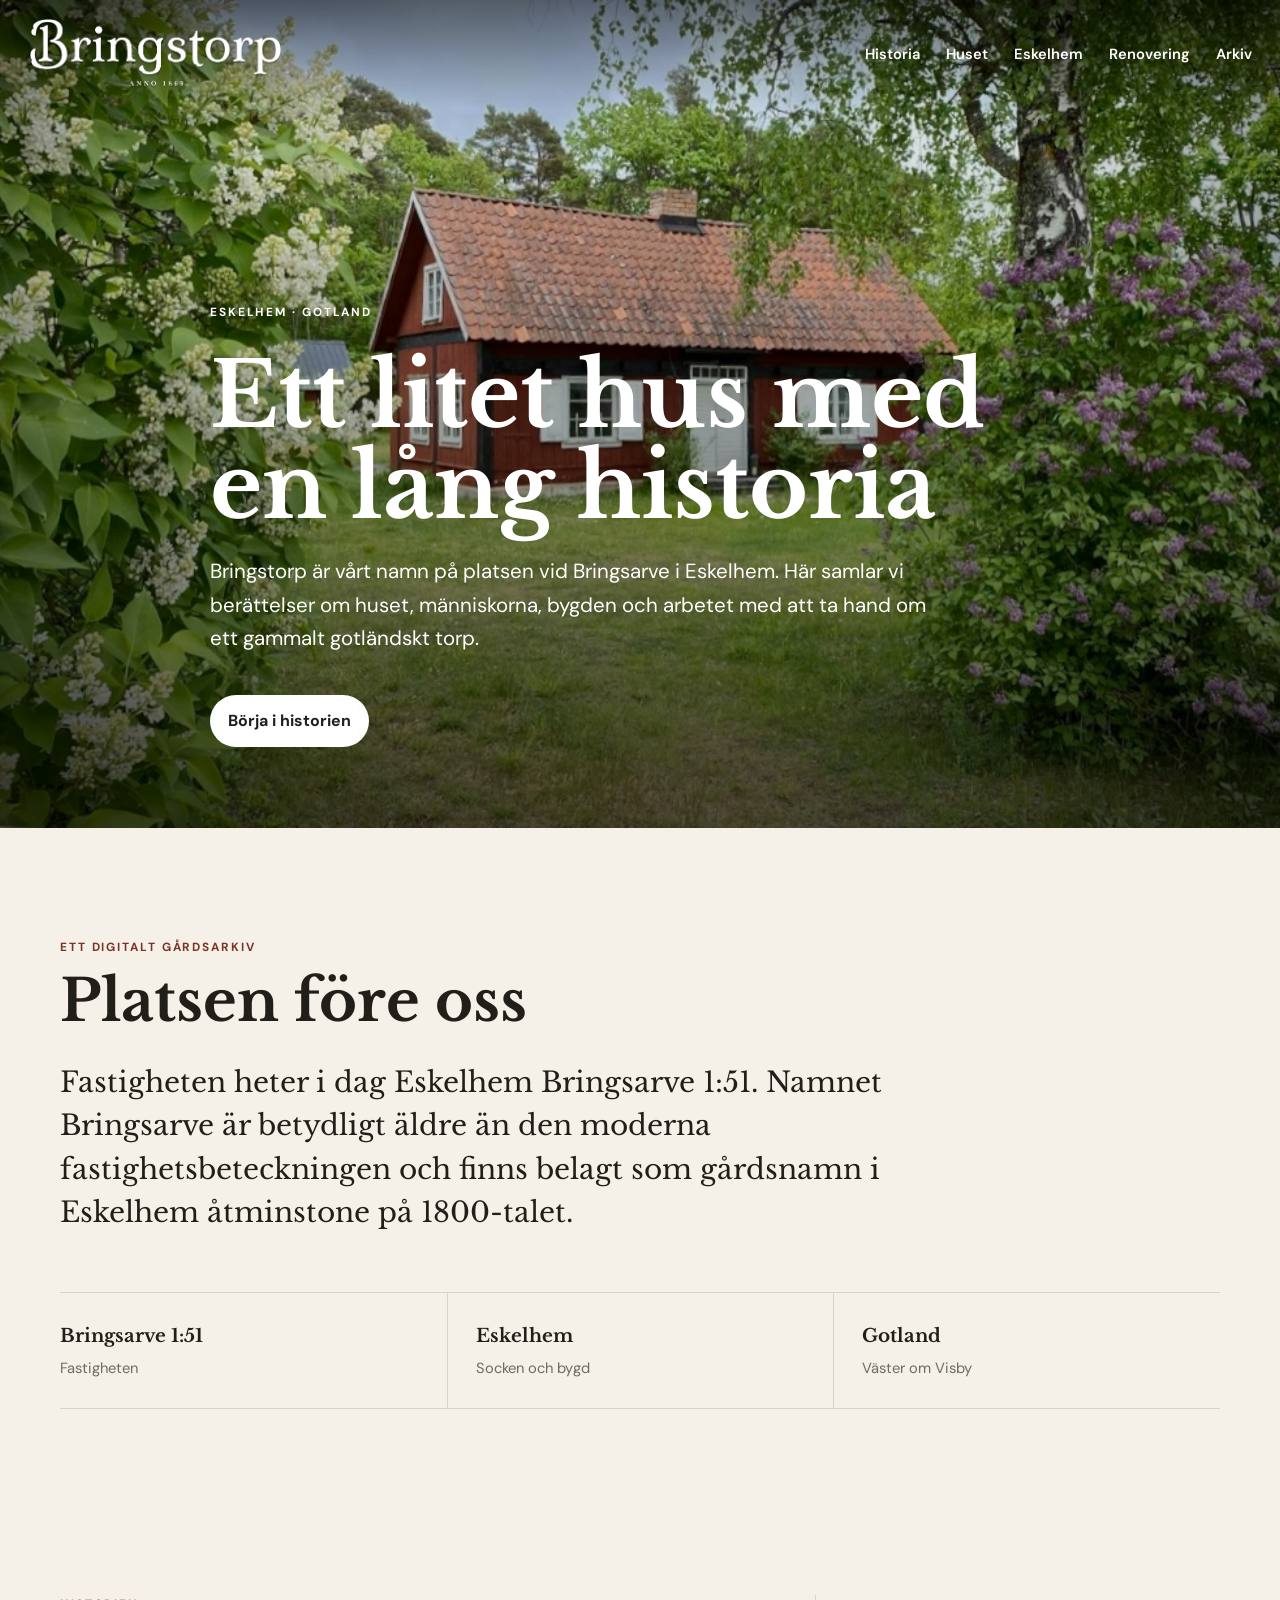
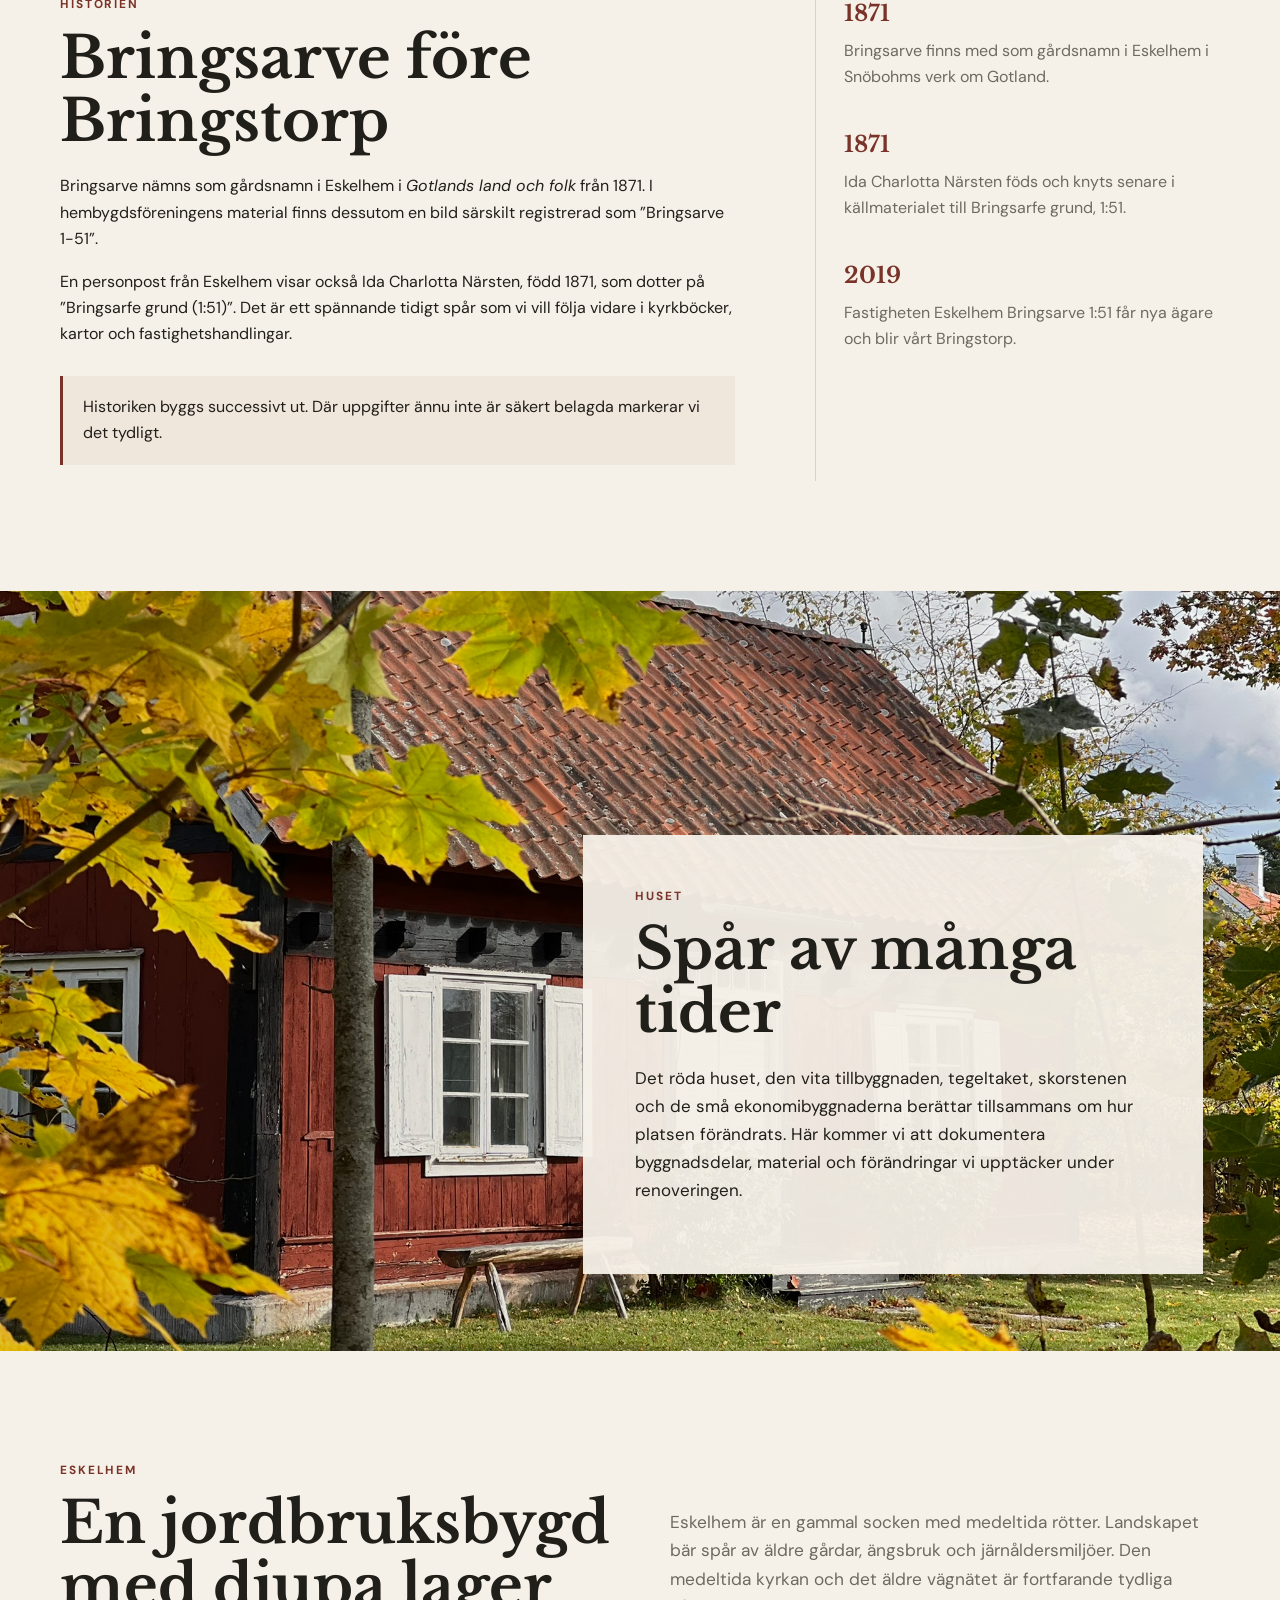
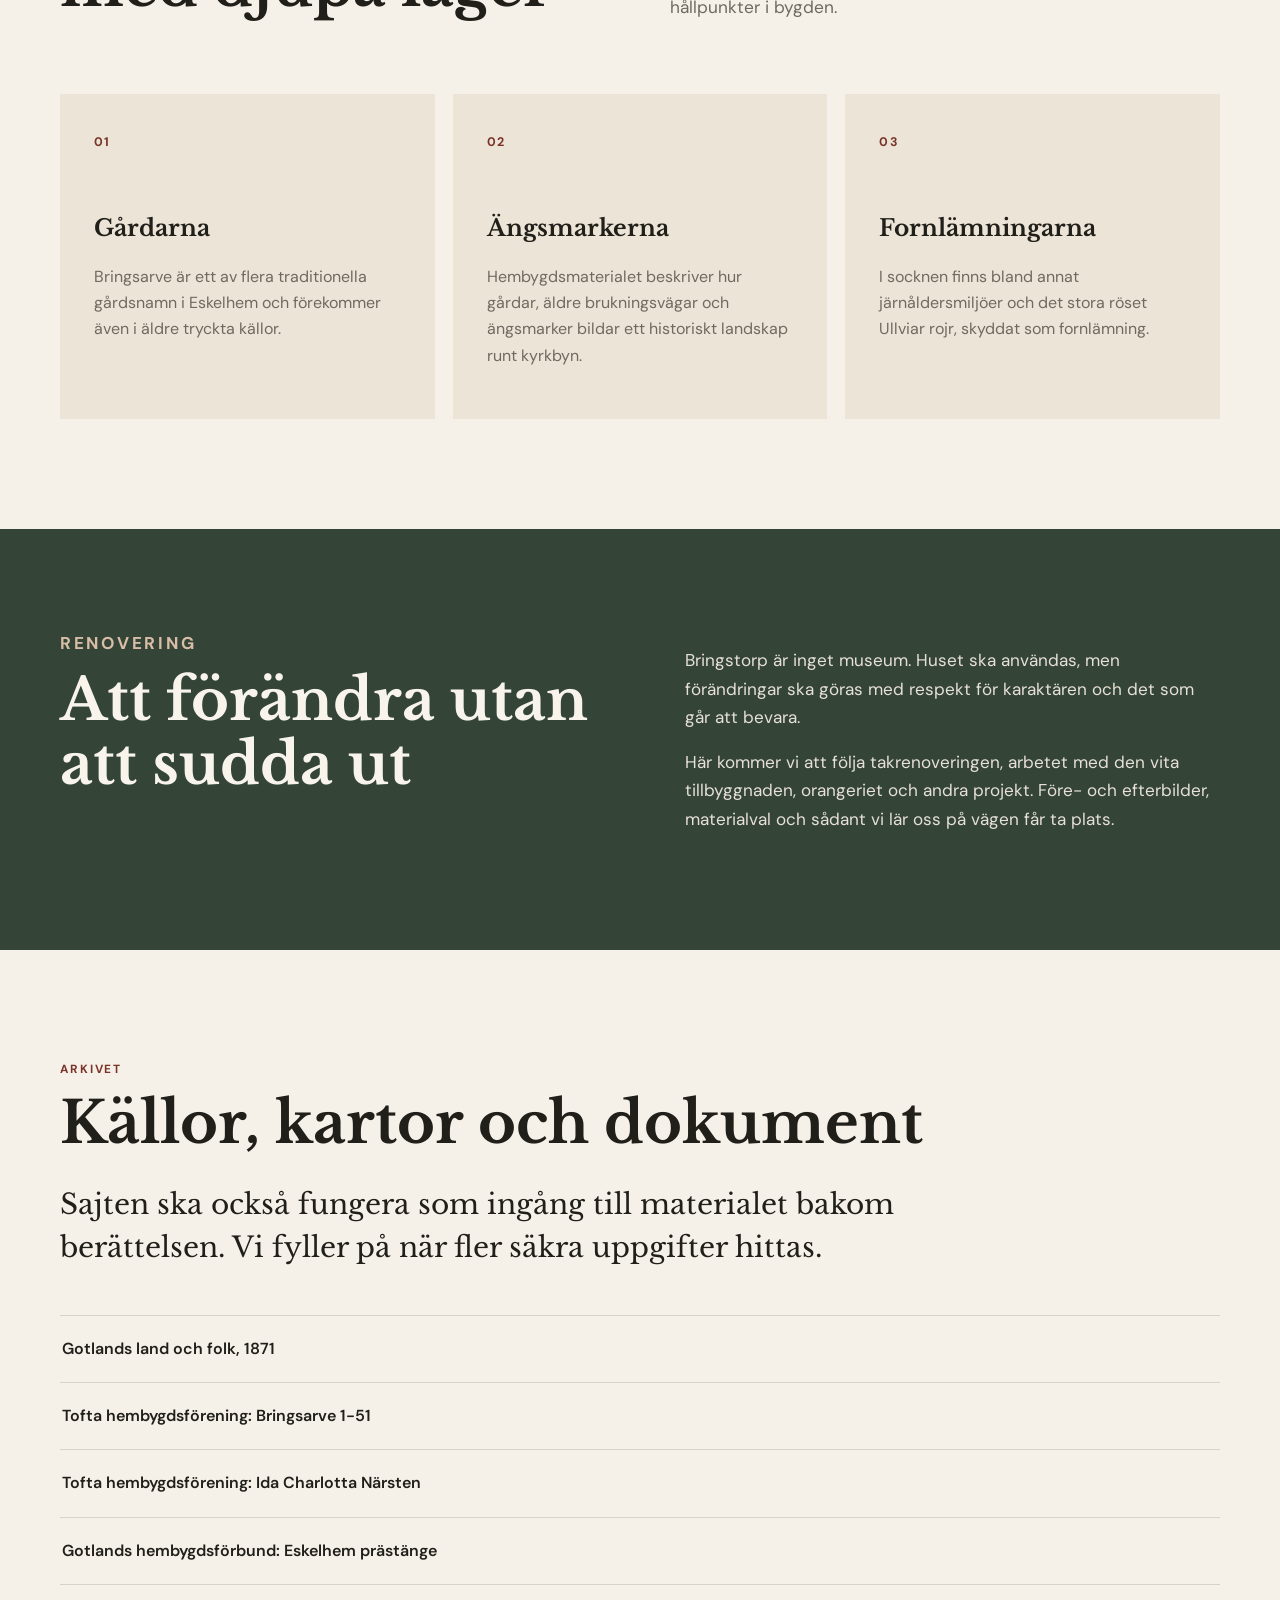
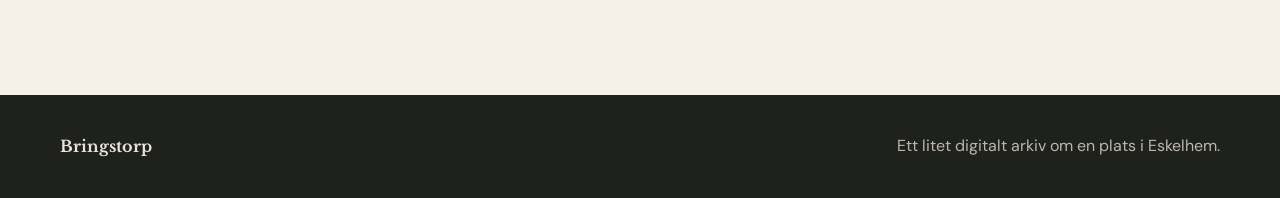
<file: index.html>
<!doctype html>
<html lang="sv">
<head>
  <meta charset="utf-8">
  <meta name="viewport" content="width=device-width, initial-scale=1">
  <meta name="description" content="Bringstorp i Eskelhem på Gotland – platsens historia, huset, bygden och renoveringen.">
  <title>Bringstorp – ett torp i Eskelhem</title>
  <link rel="preconnect" href="https://fonts.googleapis.com">
  <link rel="preconnect" href="https://fonts.gstatic.com" crossorigin>
  <link href="https://fonts.googleapis.com/css2?family=DM+Sans:wght@400;500;600&family=Libre+Baskerville:wght@400;700&display=swap" rel="stylesheet">
  <link rel="stylesheet" href="styles.css">
</head>
<body>
  <header class="site-header">
    <a class="brand" href="#top" aria-label="Bringstorp – startsida"><img src="images/Bringstorp-inv.png" alt="Bringstorp"></a>
    <button class="menu-button" aria-expanded="false" aria-controls="menu">Meny</button>
    <nav id="menu" class="nav" aria-label="Huvudmeny">
      <a href="#historia">Historia</a><a href="#huset">Huset</a><a href="#bygden">Eskelhem</a><a href="#renovering">Renovering</a><a href="#arkiv">Arkiv</a>
    </nav>
  </header>
  <main id="top">
    <section class="hero"><img src="images/Ettan.jpg" alt="Bringstorp i Eskelhem på Gotland."><div class="hero-shade"></div><div class="hero-content"><p class="eyebrow">Eskelhem · Gotland</p><h1>Ett litet hus med en lång historia</h1><p>Bringstorp är vårt namn på platsen vid Bringsarve i Eskelhem. Här samlar vi berättelser om huset, människorna, bygden och arbetet med att ta hand om ett gammalt gotländskt torp.</p><a class="button" href="#historia">Börja i historien</a></div></section>
    <section class="intro wrap"><p class="kicker">Ett digitalt gårdsarkiv</p><h2>Platsen före oss</h2><p class="lead">Fastigheten heter i dag Eskelhem Bringsarve 1:51. Namnet Bringsarve är betydligt äldre än den moderna fastighetsbeteckningen och finns belagt som gårdsnamn i Eskelhem åtminstone på 1800-talet.</p><div class="facts"><div><strong>Bringsarve 1:51</strong><span>Fastigheten</span></div><div><strong>Eskelhem</strong><span>Socken och bygd</span></div><div><strong>Gotland</strong><span>Väster om Visby</span></div></div></section>
    <section id="historia" class="split-section wrap"><div><p class="kicker">Historien</p><h2>Bringsarve före Bringstorp</h2><p>Bringsarve nämns som gårdsnamn i Eskelhem i <em>Gotlands land och folk</em> från 1871. I hembygdsföreningens material finns dessutom en bild särskilt registrerad som ”Bringsarve 1-51”.</p><p>En personpost från Eskelhem visar också Ida Charlotta Närsten, född 1871, som dotter på ”Bringsarfe grund (1:51)”. Det är ett spännande tidigt spår som vi vill följa vidare i kyrkböcker, kartor och fastighetshandlingar.</p><p class="note">Historiken byggs successivt ut. Där uppgifter ännu inte är säkert belagda markerar vi det tydligt.</p></div><aside class="timeline" aria-label="Tidslinje"><div><time>1871</time><p>Bringsarve finns med som gårdsnamn i Eskelhem i Snöbohms verk om Gotland.</p></div><div><time>1871</time><p>Ida Charlotta Närsten föds och knyts senare i källmaterialet till Bringsarfe grund, 1:51.</p></div><div><time>2019</time><p>Fastigheten Eskelhem Bringsarve 1:51 får nya ägare och blir vårt Bringstorp.</p></div></aside></section>
    <section id="huset" class="image-feature"><img src="images/IMG_0303.JPEG" alt="Bringstorp och dess byggnader."><div class="image-feature-card"><p class="kicker">Huset</p><h2>Spår av många tider</h2><p>Det röda huset, den vita tillbyggnaden, tegeltaket, skorstenen och de små ekonomibyggnaderna berättar tillsammans om hur platsen förändrats. Här kommer vi att dokumentera byggnadsdelar, material och förändringar vi upptäcker under renoveringen.</p></div></section>
    <section id="bygden" class="wrap cards-section"><div class="section-head"><div><p class="kicker">Eskelhem</p><h2>En jordbruksbygd med djupa lager</h2></div><p>Eskelhem är en gammal socken med medeltida rötter. Landskapet bär spår av äldre gårdar, ängsbruk och järnåldersmiljöer. Den medeltida kyrkan och det äldre vägnätet är fortfarande tydliga hållpunkter i bygden.</p></div><div class="cards"><article><span>01</span><h3>Gårdarna</h3><p>Bringsarve är ett av flera traditionella gårdsnamn i Eskelhem och förekommer även i äldre tryckta källor.</p></article><article><span>02</span><h3>Ängsmarkerna</h3><p>Hembygdsmaterialet beskriver hur gårdar, äldre brukningsvägar och ängsmarker bildar ett historiskt landskap runt kyrkbyn.</p></article><article><span>03</span><h3>Fornlämningarna</h3><p>I socknen finns bland annat järnåldersmiljöer och det stora röset Ullviar rojr, skyddat som fornlämning.</p></article></div></section>
    <section id="renovering" class="renovation"><div class="wrap renovation-grid"><div><p class="kicker light">Renovering</p><h2>Att förändra utan att sudda ut</h2></div><div><p>Bringstorp är inget museum. Huset ska användas, men förändringar ska göras med respekt för karaktären och det som går att bevara.</p><p>Här kommer vi att följa takrenoveringen, arbetet med den vita tillbyggnaden, orangeriet och andra projekt. Före- och efterbilder, materialval och sådant vi lär oss på vägen får ta plats.</p></div></div></section>
    <section id="arkiv" class="wrap archive"><p class="kicker">Arkivet</p><h2>Källor, kartor och dokument</h2><p class="lead">Sajten ska också fungera som ingång till materialet bakom berättelsen. Vi fyller på när fler säkra uppgifter hittas.</p><ul class="source-list"><li><a href="https://runeberg.org/gotlands/0369.html">Gotlands land och folk, 1871</a></li><li><a href="https://www.hembygd.se/tofta/plats/234602/picture/2350002">Tofta hembygdsförening: Bringsarve 1-51</a></li><li><a href="https://www.hembygd.se/tofta/plats/439635/person/279531">Tofta hembygdsförening: Ida Charlotta Närsten</a></li><li><a href="https://www.hembygd.se/gotland/plats/4019940/text/404059">Gotlands hembygdsförbund: Eskelhem prästänge</a></li></ul></section>
  </main>
  <footer><div class="wrap footer-inner"><strong>Bringstorp</strong><span>Ett litet digitalt arkiv om en plats i Eskelhem.</span></div></footer><script src="script.js"></script>
</body></html>
</file>
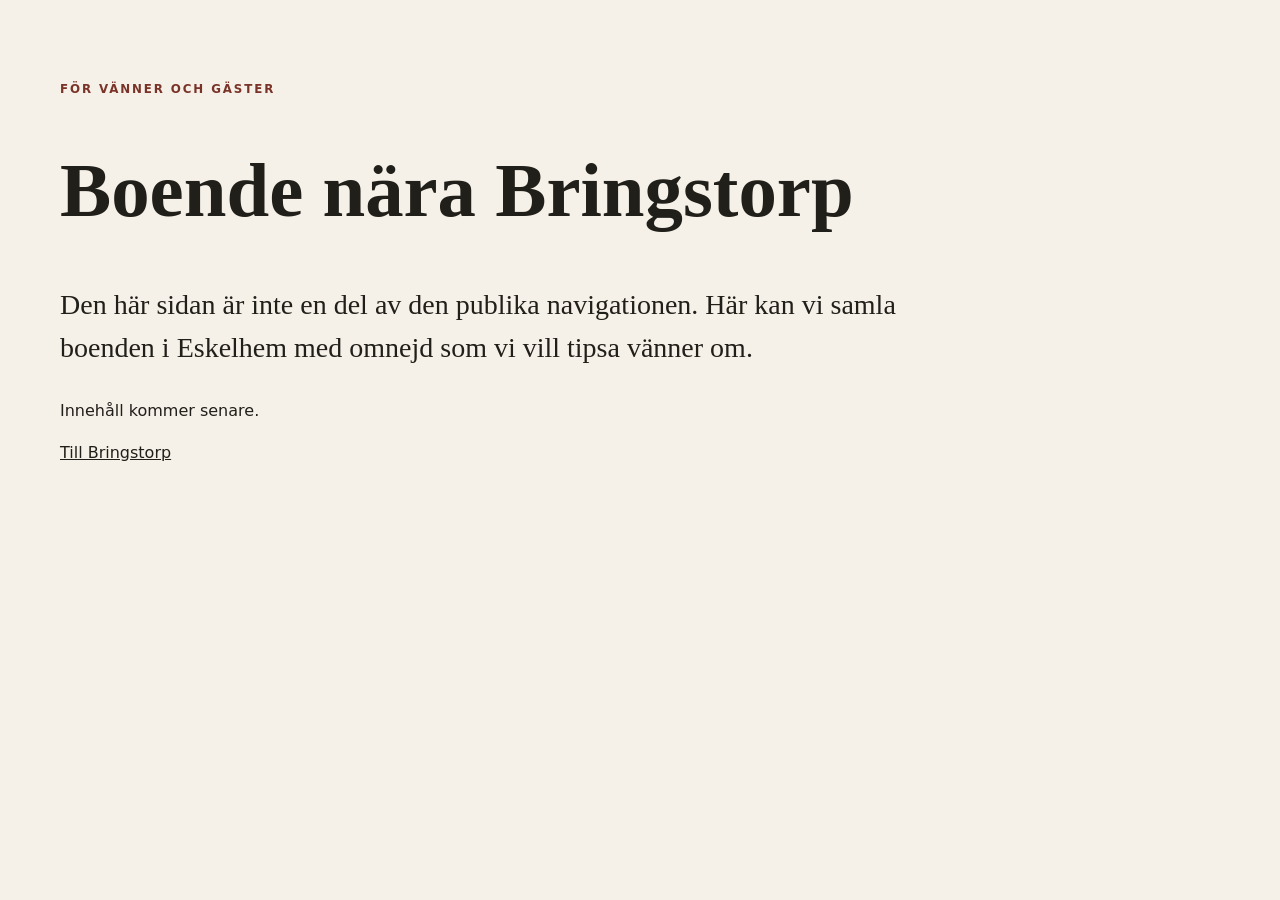
<file: boende.html>
<!doctype html><html lang="sv"><head><meta charset="utf-8"><meta name="viewport" content="width=device-width,initial-scale=1"><meta name="robots" content="noindex,nofollow"><title>Boende nära Bringstorp</title><link rel="stylesheet" href="styles.css"></head><body><main class="wrap" style="padding:80px 0"><p class="kicker">För vänner och gäster</p><h1 style="font-family:Libre Baskerville,serif;font-size:clamp(2.5rem,6vw,5rem);line-height:1.05">Boende nära Bringstorp</h1><p class="lead">Den här sidan är inte en del av den publika navigationen. Här kan vi samla boenden i Eskelhem med omnejd som vi vill tipsa vänner om.</p><p>Innehåll kommer senare.</p><p><a href="index.html">Till Bringstorp</a></p></main></body></html>
</file>
<file: styles.css>
:root{--ink:#211f1a;--muted:#6f6a60;--paper:#f6f1e8;--paper-2:#ece4d6;--forest:#344538;--rust:#7a3328;--line:rgba(33,31,26,.14);--white:#fff;--serif:'Libre Baskerville',Georgia,serif;--sans:'DM Sans',system-ui,-apple-system,BlinkMacSystemFont,'Segoe UI',sans-serif}*{box-sizing:border-box}html{scroll-behavior:smooth}body{margin:0;background:var(--paper);color:var(--ink);font-family:var(--sans);line-height:1.65}img{display:block;max-width:100%}a{color:inherit}.wrap{width:min(1160px,calc(100% - 40px));margin-inline:auto}.site-header{position:fixed;z-index:20;top:0;left:0;right:0;display:flex;align-items:center;justify-content:space-between;padding:18px 28px;color:#fff;background:linear-gradient(to bottom,rgba(0,0,0,.5),transparent)}.brand{display:block;text-decoration:none}.brand img{display:block;width:auto;height:72px;max-width:min(320px,45vw);object-fit:contain}.nav{display:flex;gap:26px}.nav a{font-size:.92rem;font-weight:600;text-decoration:none}.menu-button{display:none;border:1px solid rgba(255,255,255,.55);background:rgba(0,0,0,.15);color:#fff;border-radius:999px;padding:8px 13px;font:inherit}.hero{position:relative;min-height:92vh;display:grid;align-items:end;overflow:hidden;background:#222}.hero>img{position:absolute;inset:0;width:100%;height:100%;object-fit:cover}.hero-shade{position:absolute;inset:0;background:linear-gradient(180deg,rgba(0,0,0,.12) 20%,rgba(0,0,0,.68) 100%)}.hero-content{position:relative;z-index:2;width:min(860px,calc(100% - 40px));margin:0 auto 9vh;color:#fff}.eyebrow,.kicker{text-transform:uppercase;letter-spacing:.16em;font-size:.74rem;font-weight:700}.hero h1{font-family:var(--serif);font-size:clamp(3.1rem,7vw,6.8rem);line-height:1.02;max-width:850px;margin:.3em 0 .25em}.hero-content>p:not(.eyebrow){font-size:clamp(1.05rem,2vw,1.28rem);max-width:720px}.button{display:inline-block;margin-top:18px;padding:13px 18px;border-radius:999px;background:#fff;color:var(--ink);text-decoration:none;font-weight:700}.intro{padding:110px 0 96px}.kicker{color:var(--rust);margin:0 0 12px}.intro h2,.split-section h2,.cards-section h2,.archive h2,.renovation h2,.image-feature-card h2{font-family:var(--serif);font-size:clamp(2.2rem,4.5vw,4rem);line-height:1.1;margin:.15em 0 .35em}.lead{font-family:var(--serif);font-size:clamp(1.25rem,2.4vw,1.75rem);line-height:1.55;max-width:900px}.facts{display:grid;grid-template-columns:repeat(3,1fr);margin-top:58px;border-top:1px solid var(--line);border-bottom:1px solid var(--line)}.facts div{padding:28px 22px 28px 0}.facts div+div{border-left:1px solid var(--line);padding-left:28px}.facts strong,.facts span{display:block}.facts strong{font-family:var(--serif);font-size:1.15rem}.facts span{color:var(--muted);font-size:.92rem;margin-top:4px}.split-section{display:grid;grid-template-columns:1.25fr .75fr;gap:80px;padding:90px 0 110px}.split-section p{max-width:680px}.note{margin-top:28px;padding:18px 20px;border-left:3px solid var(--rust);background:rgba(122,51,40,.06)}.timeline{border-left:1px solid var(--line);padding-left:28px}.timeline div{padding:0 0 30px}.timeline time{font-family:var(--serif);font-weight:700;font-size:1.4rem;color:var(--rust)}.timeline p{margin:.35em 0;color:var(--muted)}.image-feature{position:relative;min-height:760px;background:#111;display:grid;align-items:end}.image-feature>img{position:absolute;inset:0;width:100%;height:100%;object-fit:cover}.image-feature:after{content:'';position:absolute;inset:0;background:linear-gradient(90deg,rgba(0,0,0,.12),rgba(0,0,0,.02))}.image-feature-card{position:relative;z-index:2;background:rgba(246,241,232,.95);width:min(620px,calc(100% - 40px));margin:0 6vw 6vw auto;padding:52px}.image-feature-card p:last-child{font-size:1.06rem}.cards-section{padding:110px 0}.section-head{display:grid;grid-template-columns:1fr 1fr;gap:60px;align-items:end}.section-head>p{color:var(--muted);font-size:1.08rem}.cards{display:grid;grid-template-columns:repeat(3,1fr);gap:18px;margin-top:55px}.cards article{background:var(--paper-2);padding:34px;min-height:260px}.cards article span{font-size:.78rem;letter-spacing:.12em;color:var(--rust);font-weight:700}.cards h3{font-family:var(--serif);font-size:1.45rem;margin:55px 0 8px}.cards p{color:var(--muted)}.renovation{background:var(--forest);color:#f8f4ec;padding:100px 0}.renovation-grid{display:grid;grid-template-columns:1fr 1fr;gap:90px}.renovation .light{color:#d9bda6}.renovation p{font-size:1.07rem;color:#e7e0d6}.archive{padding:110px 0}.source-list{list-style:none;padding:0;margin:45px 0 0;border-top:1px solid var(--line)}.source-list li{border-bottom:1px solid var(--line)}.source-list a{display:block;padding:20px 2px;text-decoration:none;font-weight:600}.source-list a:hover{text-decoration:underline}footer{background:#1f211d;color:#e8e3da;padding:38px 0}.footer-inner{display:flex;justify-content:space-between;gap:24px}.footer-inner strong{font-family:var(--serif)}.footer-inner span{color:#bcb7ae}@media(max-width:780px){.site-header{padding:12px 18px}.brand img{height:54px;max-width:210px}.menu-button{display:block}.nav{display:none;position:absolute;top:70px;right:16px;flex-direction:column;gap:0;background:rgba(31,33,29,.96);padding:10px;border-radius:14px;min-width:190px}.nav.open{display:flex}.nav a{padding:10px 12px}.hero{min-height:86vh}.hero-content{margin-bottom:7vh}.facts,.split-section,.section-head,.cards,.renovation-grid{grid-template-columns:1fr}.facts div+div{border-left:0;border-top:1px solid var(--line);padding-left:0}.split-section{gap:45px}.timeline{margin-left:4px}.image-feature{min-height:680px}.image-feature-card{margin:0 20px 20px;padding:30px;width:auto}.section-head,.renovation-grid{gap:20px}.cards{gap:12px}.footer-inner{flex-direction:column}.intro,.cards-section,.archive{padding:80px 0}.split-section{padding:70px 0 85px}}
</file>
